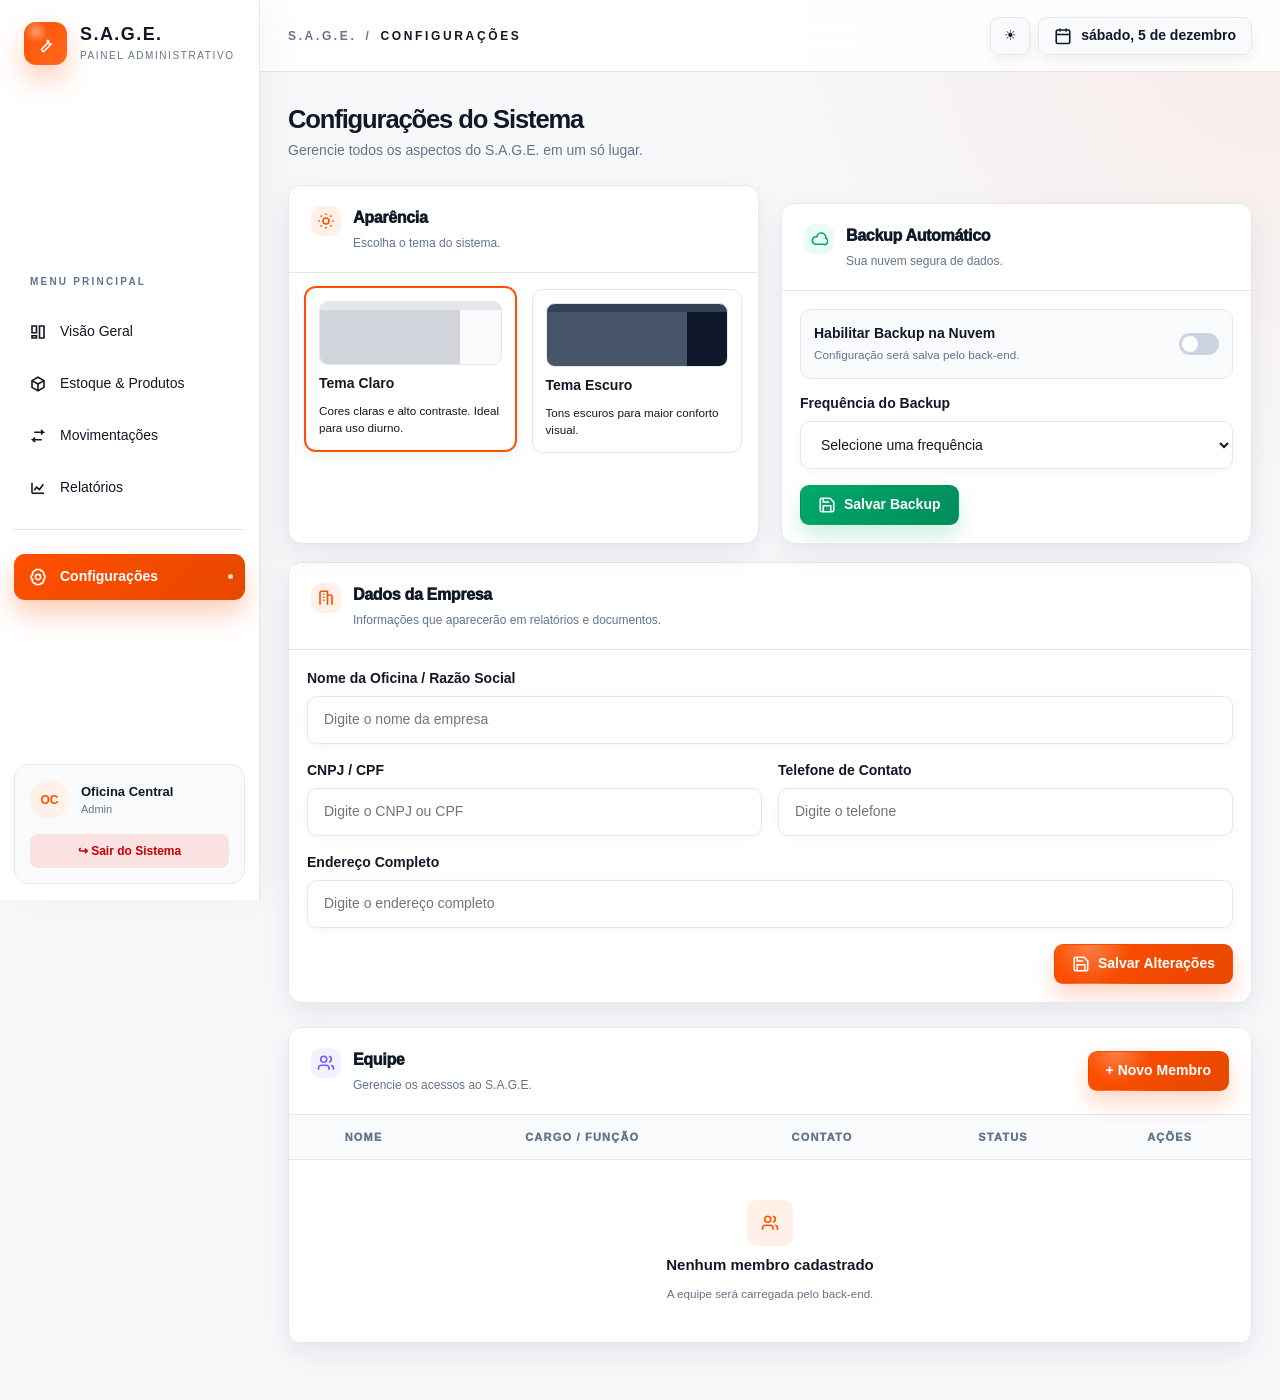
<file: Front-end/configuracoes.html>
<!DOCTYPE html>
<html lang="pt-BR">
<head>
    <meta charset="UTF-8">
<meta name="viewport" content="width=device-width, initial-scale=1.0">
<title>S.A.G.E. | Configurações</title>
<link rel="stylesheet" href="assets/vendor/bootstrap/bootstrap.min.css">
<link rel="stylesheet" href="assets/css/base.css">
<link rel="stylesheet" href="assets/css/layout.css">
<link rel="stylesheet" href="assets/css/components.css">
<link rel="stylesheet" href="assets/css/pages.css">
</head>
<body data-page="configuracoes" data-crumb="CONFIGURAÇÕES">
    <div id="sidebar-root"></div>

    <main class="sage-app">
        <div id="topbar-root"></div>

        <section class="sage-content sage-content-center page-enter">
            <div class="sage-page-title">
    <h1>Configurações do Sistema</h1>
    <p>Gerencie todos os aspectos do S.A.G.E. em um só lugar.</p>
</div>

<div class="settings-grid">
    <article class="sage-panel">
        <header class="sage-panel-header">
            <div class="panel-title">
                <span class="panel-icon panel-icon-orange" data-icon="sun"></span>
                <div>
                    <h2>Aparência</h2>
                    <p>Escolha o tema do sistema.</p>
                </div>
            </div>
        </header>

        <div class="theme-grid">
            <button class="theme-card" data-theme-option="light" type="button">
                <span class="theme-preview theme-preview-light"></span>
                <strong>Tema Claro</strong>
                <small>Cores claras e alto contraste. Ideal para uso diurno.</small>
            </button>

            <button class="theme-card" data-theme-option="dark" type="button">
                <span class="theme-preview theme-preview-dark"></span>
                <strong>Tema Escuro</strong>
                <small>Tons escuros para maior conforto visual.</small>
            </button>
        </div>
    </article>

    <article class="sage-panel">
        <header class="sage-panel-header">
            <div class="panel-title">
                <span class="panel-icon panel-icon-green" data-icon="cloud"></span>
                <div>
                    <h2>Backup Automático</h2>
                    <p>Sua nuvem segura de dados.</p>
                </div>
            </div>
        </header>

        <form class="settings-form" action="/settings/backup" method="post" data-sage-form="backup" novalidate>
            <div class="switch-row">
                <span>
                    <strong>Habilitar Backup na Nuvem</strong>
                    <small>Configuração será salva pelo back-end.</small>
                </span>

                <label class="switch">
                    <input name="backup_enabled" type="checkbox">
                    <span></span>
                </label>
            </div>

            <label class="sage-field">
                <span>Frequência do Backup</span>
                <select name="backup_frequency">
                    <option value="">Selecione uma frequência</option>
                    <option value="daily">Diariamente</option>
                    <option value="weekly">Semanalmente</option>
                    <option value="monthly">Mensalmente</option>
                </select>
            </label>

            <button class="sage-btn sage-btn-success" type="submit">
                <span data-icon="save"></span>
                Salvar Backup
            </button>
            <div class="sage-feedback" data-form-feedback></div>
        </form>
    </article>
</div>

<article class="sage-panel mb-4">
    <header class="sage-panel-header">
        <div class="panel-title">
            <span class="panel-icon panel-icon-orange" data-icon="building"></span>
            <div>
                <h2>Dados da Empresa</h2>
                <p>Informações que aparecerão em relatórios e documentos.</p>
            </div>
        </div>
    </header>

    <form class="company-form" action="/settings/company" method="post" data-sage-form="company" novalidate>
        <label class="sage-field">
            <span>Nome da Oficina / Razão Social</span>
            <input name="company_name" type="text" placeholder="Digite o nome da empresa">
        </label>

        <div class="row g-3">
            <div class="col-md-6">
                <label class="sage-field">
                    <span>CNPJ / CPF</span>
                    <input name="company_document" type="text" placeholder="Digite o CNPJ ou CPF">
                </label>
            </div>

            <div class="col-md-6">
                <label class="sage-field">
                    <span>Telefone de Contato</span>
                    <input name="company_phone" type="text" placeholder="Digite o telefone">
                </label>
            </div>
        </div>

        <label class="sage-field">
            <span>Endereço Completo</span>
            <input name="company_address" type="text" placeholder="Digite o endereço completo">
        </label>

        <div class="d-flex justify-content-end mt-3">
            <button class="sage-btn sage-btn-primary" type="submit">
                <span data-icon="save"></span>
                Salvar Alterações
            </button>
        </div>

        <div class="sage-feedback" data-form-feedback></div>
    </form>
</article>

<article class="sage-panel">
    <header class="sage-panel-header sage-panel-header-between">
        <div class="panel-title">
            <span class="panel-icon panel-icon-purple" data-icon="users"></span>
            <div>
                <h2>Equipe</h2>
                <p>Gerencie os acessos ao S.A.G.E.</p>
            </div>
        </div>

        <button class="sage-btn sage-btn-primary" type="button" data-modal-open="#teamModal">
            + Novo Membro
        </button>
    </header>

    <div class="table-responsive">
        <table class="sage-table">
            <thead>
                <tr>
                    <th>Nome</th>
                    <th>Cargo / Função</th>
                    <th>Contato</th>
                    <th>Status</th>
                    <th>Ações</th>
                </tr>
            </thead>
            <tbody data-team-table></tbody>
        </table>
    </div>
</article>

<div class="sage-modal-layer" id="teamModal" aria-hidden="true">
    <div class="sage-modal-backdrop" data-modal-close></div>

    <form class="sage-modal-dialog" action="/team" method="post" data-sage-form="team" novalidate>
        <header class="sage-modal-header">
            <div class="panel-title">
                <span class="panel-icon panel-icon-purple" data-icon="users"></span>
                <div>
                    <h2>Novo Membro</h2>
                    <p>Cadastre um usuário da equipe.</p>
                </div>
            </div>

            <button class="sage-modal-close" type="button" data-modal-close aria-label="Fechar">×</button>
        </header>

        <div class="sage-modal-body">
            <label class="sage-field">
                <span>Nome</span>
                <input name="name" type="text" placeholder="Digite o nome" required>
                <small class="sage-field-error">Informe o nome.</small>
            </label>

            <label class="sage-field">
                <span>Cargo / Função</span>
                <input name="role" type="text" placeholder="Digite o cargo ou função" required>
                <small class="sage-field-error">Informe o cargo.</small>
            </label>

            <label class="sage-field">
                <span>Contato</span>
                <input name="contact" type="email" placeholder="Digite o e-mail de contato" required>
                <small class="sage-field-error">Informe o contato.</small>
            </label>

            <label class="sage-field">
                <span>Status</span>
                <select name="status">
                    <option value="">Selecione o status</option>
                    <option value="active">Ativo</option>
                    <option value="inactive">Inativo</option>
                </select>
            </label>

            <div class="sage-feedback" data-form-feedback></div>
        </div>

        <footer class="sage-modal-footer">
            <button type="button" class="sage-btn sage-btn-ghost" data-modal-close>Cancelar</button>
            <button type="submit" class="sage-btn sage-btn-primary">
                <span data-icon="save"></span>
                Salvar Membro
            </button>
        </footer>
    </form>
</div>
        </section>
    </main>

    <script src="assets/vendor/bootstrap/bootstrap.bundle.min.js"></script>
<script src="assets/js/core/utils.js"></script>
<script src="assets/js/components/icons.js"></script>
<script src="assets/js/components/sidebar.js"></script>
<script src="assets/js/components/topbar.js"></script>
<script src="assets/js/components/emptyState.js"></script>
<script src="assets/js/components/modal.js"></script>
<script src="assets/js/core/api.js"></script>
<script src="assets/js/core/app.js"></script>
<script src="assets/js/pages/configuracoes.js"></script>
</body>
</html>
</file>
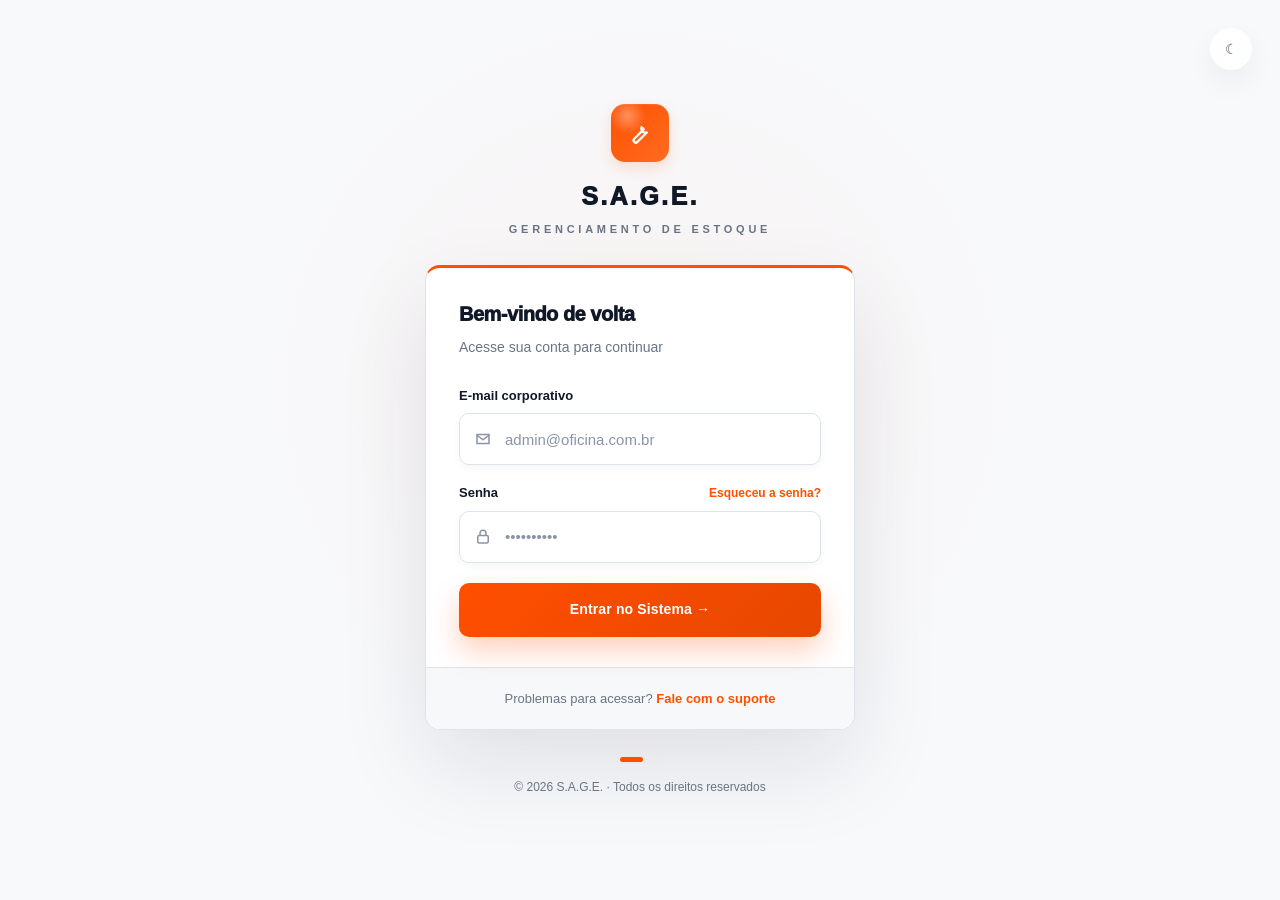
<file: Front-end/login.html>
<?php
include("conexao.php");
?>

<!DOCTYPE html>
<html lang="pt-BR">
<head>
    <meta charset="UTF-8">
<meta name="viewport" content="width=device-width, initial-scale=1.0">
<title>S.A.G.E. | Login</title>
<link rel="stylesheet" href="assets/vendor/bootstrap/bootstrap.min.css">
<link rel="stylesheet" href="assets/css/base.css">
<link rel="stylesheet" href="assets/css/layout.css">
<link rel="stylesheet" href="assets/css/components.css">
<link rel="stylesheet" href="assets/css/pages.css">
<link rel="stylesheet" href="assets/css/auth.css">
</head>
<body class="auth-page">
    <button class="login-theme-toggle" type="button" data-login-theme-toggle aria-label="Alternar tema">
        <span data-login-theme-icon>☾</span>
    </button>

    <main class="login-shell">
        <section class="login-container" aria-labelledby="login-title">
            <header class="login-brand">
                <span class="login-brand-icon" data-login-logo></span>
                <h1 class="login-brand-title">S.A.G.E.</h1>
                <p class="login-brand-subtitle">Gerenciamento de Estoque</p>
            </header>

            <article class="login-card">
                <div class="login-card-body">
                    <h2 class="login-title" id="login-title">Bem-vindo de volta</h2>
                    <p class="login-subtitle">Acesse sua conta para continuar</p>

                    <form id="loginForm" action="/auth/login" method="post" novalidate>
                        <div class="login-field">
                            <label class="login-label" for="email">E-mail corporativo</label>

                            <div class="login-control">
                                <span class="login-control-icon" data-login-email-icon></span>
                                <input class="login-input" id="email" name="email" type="email" placeholder="admin@oficina.com.br" autocomplete="email" required>
                            </div>
                        </div>

                        <div class="login-field">
                            <div class="login-label-row">
                                <label class="login-label" for="password">Senha</label>
                                <button class="login-field-link" type="button" aria-label="Recuperar senha">
                                    Esqueceu a senha?
                                </button>
                            </div>

                            <div class="login-control">
                                <span class="login-control-icon" data-login-lock-icon></span>
                                <input class="login-input" id="password" name="password" type="password" placeholder="••••••••••" autocomplete="current-password" required>
                            </div>
                        </div>

                        <button class="login-submit" type="submit">
                            Entrar no Sistema →
                        </button>

                        <div class="login-feedback" data-login-feedback></div>
                    </form>
                </div>

                <footer class="login-card-footer">
                    <span>Problemas para acessar? <span class="login-footer-link">Fale com o suporte</span></span>
                </footer>
            </article>

            <div class="login-progress" aria-hidden="true">
                <span class="login-progress-dot is-active"></span>
                <span class="login-progress-dot"></span>
            </div>

            <p class="login-copy">© 2026 S.A.G.E. · Todos os direitos reservados</p>
        </section>
    </main>

    <script src="assets/vendor/bootstrap/bootstrap.bundle.min.js"></script>
    <script src="assets/js/core/utils.js"></script>
    <script src="assets/js/components/icons.js"></script>
    <script src="assets/js/core/api.js"></script>
    <script src="assets/js/pages/login.js"></script>
</body>
</html>
</file>
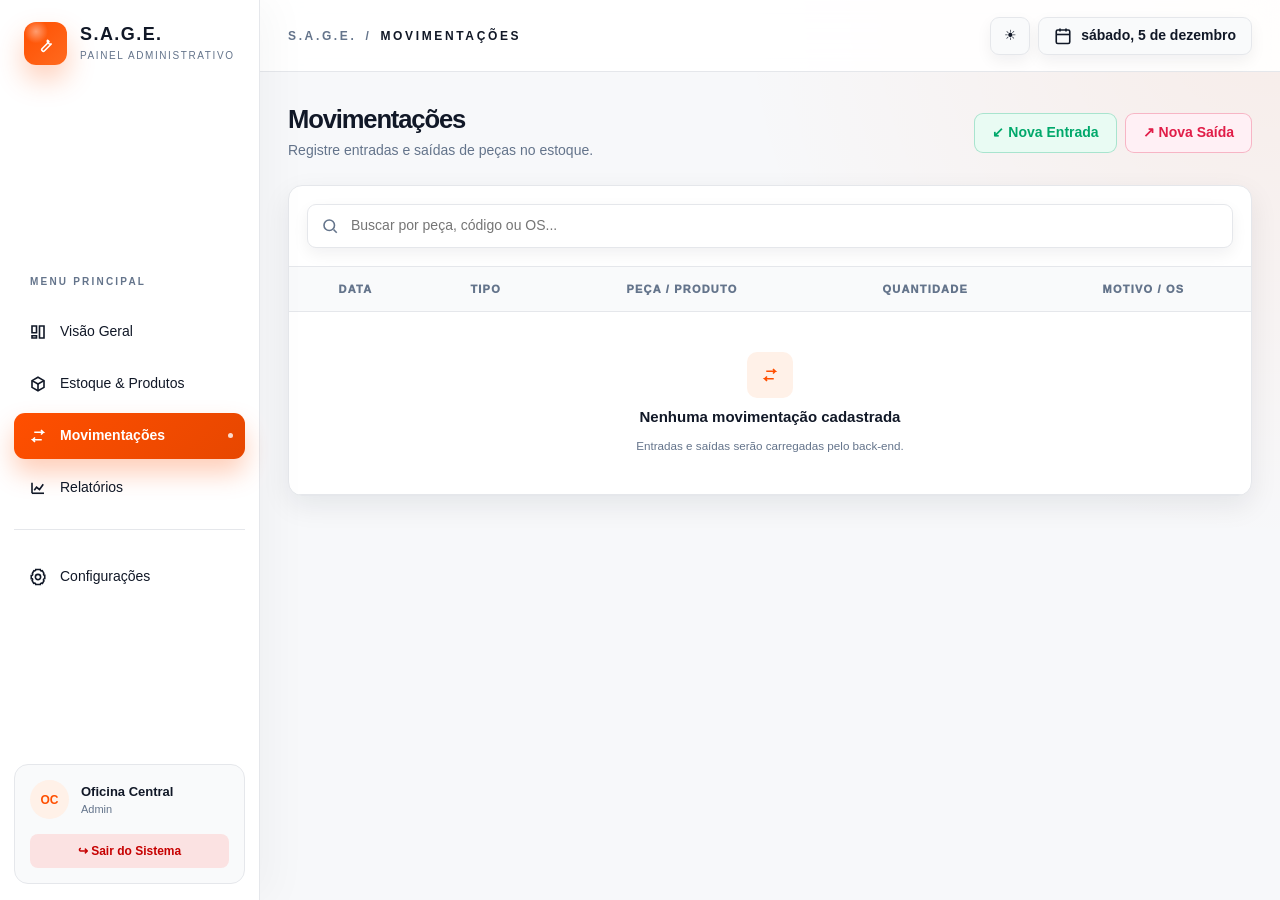
<file: Front-end/movimentacoes.html>
<!DOCTYPE html>
<html lang="pt-BR">
<head>
    <meta charset="UTF-8">
<meta name="viewport" content="width=device-width, initial-scale=1.0">
<title>S.A.G.E. | Movimentações</title>
<link rel="stylesheet" href="assets/vendor/bootstrap/bootstrap.min.css">
<link rel="stylesheet" href="assets/css/base.css">
<link rel="stylesheet" href="assets/css/layout.css">
<link rel="stylesheet" href="assets/css/components.css">
<link rel="stylesheet" href="assets/css/pages.css">
</head>
<body data-page="movimentacoes" data-crumb="MOVIMENTAÇÕES">
    <div id="sidebar-root"></div>

    <main class="sage-app">
        <div id="topbar-root"></div>

        <section class="sage-content sage-content-center page-enter">
            <div class="sage-page-title sage-page-title-row">
    <div>
        <h1>Movimentações</h1>
        <p>Registre entradas e saídas de peças no estoque.</p>
    </div>

    <div class="d-flex gap-2 flex-wrap">
        <button class="sage-btn sage-btn-success-soft" type="button" data-modal-open="#entryModal">
            ↙ Nova Entrada
        </button>

        <button class="sage-btn sage-btn-danger-soft" type="button" data-modal-open="#exitModal">
            ↗ Nova Saída
        </button>
    </div>
</div>

<article class="sage-panel">
    <div class="sage-toolbar">
        <label class="sage-search">
            <span data-icon="search"></span>
            <input type="search" data-empty-search="[data-movements-table]" placeholder="Buscar por peça, código ou OS...">
        </label>
    </div>

    <div class="table-responsive">
        <table class="sage-table">
            <thead>
                <tr>
                    <th>Data</th>
                    <th>Tipo</th>
                    <th>Peça / Produto</th>
                    <th>Quantidade</th>
                    <th>Motivo / OS</th>
                </tr>
            </thead>
            <tbody data-movements-table data-colspan="5"></tbody>
        </table>
    </div>
</article>

<div class="sage-modal-layer" id="entryModal" aria-hidden="true">
    <div class="sage-modal-backdrop" data-modal-close></div>

    <form class="sage-modal-dialog" action="/movements/entry" method="post" data-sage-form="entry" novalidate>
        <header class="sage-modal-header sage-modal-header-success">
            <div class="panel-title">
                <span class="panel-icon panel-icon-green" data-icon="entry"></span>
                <div>
                    <h2>Nova Entrada de Estoque</h2>
                    <p>Preencha os detalhes da movimentação.</p>
                </div>
            </div>

            <button class="sage-modal-close" type="button" data-modal-close aria-label="Fechar">×</button>
        </header>

        <div class="sage-modal-body">
            <label class="sage-field">
                <span>Selecione a Peça</span>
                <div class="sage-select-shell">
                    <span data-icon="box"></span>
                    <select name="part_id" data-part-select>
                        <option value="">Escolha uma peça do inventário...</option>
                    </select>
                </div>
            </label>

            <div class="sage-form-grid-2">
                <label class="sage-field">
                    <span>Quantidade</span>
                    <input name="quantity" type="number" min="1" placeholder="Ex: 2" required>
                    <small class="sage-field-error">Informe uma quantidade válida.</small>
                </label>

                <label class="sage-field">
                    <span>Data</span>
                    <input name="movement_date" type="date" required>
                    <small class="sage-field-error">Informe a data.</small>
                </label>
            </div>

            <label class="sage-field">
                <span>Motivo da Entrada</span>
                <input name="reason" type="text" placeholder="Ex: Compra do fornecedor X (NF: 1234)" required>
                <small class="sage-field-error">Informe o motivo da entrada.</small>
            </label>

            <label class="sage-field">
                <span>Fornecedor (Opcional)</span>
                <input name="supplier" type="text" placeholder="Ex: Auto Peças Brasil">
            </label>

            <div class="sage-feedback" data-form-feedback></div>
        </div>

        <footer class="sage-modal-footer">
            <button type="button" class="sage-btn sage-btn-ghost" data-modal-close>Cancelar</button>
            <button type="submit" class="sage-btn sage-btn-primary">
                <span data-icon="save"></span>
                Confirmar Entrada
            </button>
        </footer>
    </form>
</div>

<div class="sage-modal-layer" id="exitModal" aria-hidden="true">
    <div class="sage-modal-backdrop" data-modal-close></div>

    <form class="sage-modal-dialog" action="/movements/exit" method="post" data-sage-form="exit" novalidate>
        <header class="sage-modal-header sage-modal-header-danger">
            <div class="panel-title">
                <span class="panel-icon panel-icon-danger" data-icon="exit"></span>
                <div>
                    <h2>Nova Saída de Estoque</h2>
                    <p>Preencha os detalhes da movimentação.</p>
                </div>
            </div>

            <button class="sage-modal-close" type="button" data-modal-close aria-label="Fechar">×</button>
        </header>

        <div class="sage-modal-body">
            <label class="sage-field">
                <span>Selecione a Peça</span>
                <div class="sage-select-shell">
                    <span data-icon="box"></span>
                    <select name="part_id" data-part-select>
                        <option value="">Escolha uma peça do inventário...</option>
                    </select>
                </div>
            </label>

            <div class="sage-form-grid-2">
                <label class="sage-field">
                    <span>Quantidade</span>
                    <input name="quantity" type="number" min="1" placeholder="Ex: 2" required>
                    <small class="sage-field-error">Informe uma quantidade válida.</small>
                </label>

                <label class="sage-field">
                    <span>Data</span>
                    <input name="movement_date" type="date" required>
                    <small class="sage-field-error">Informe a data.</small>
                </label>
            </div>

            <label class="sage-field">
                <span>Descrição do Serviço / Motivo</span>
                <input name="reason" type="text" placeholder="Ex: Troca de óleo e filtro" required>
                <small class="sage-field-error">Informe o motivo da saída.</small>
            </label>

            <label class="sage-field">
                <span>Ordem de Serviço (OS)</span>
                <input name="service_order" type="text" placeholder="Ex: 1052">
            </label>

            <div class="sage-feedback" data-form-feedback></div>
        </div>

        <footer class="sage-modal-footer">
            <button type="button" class="sage-btn sage-btn-ghost" data-modal-close>Cancelar</button>
            <button type="submit" class="sage-btn sage-btn-primary">
                <span data-icon="save"></span>
                Confirmar Saída
            </button>
        </footer>
    </form>
</div>
        </section>
    </main>

    <script src="assets/vendor/bootstrap/bootstrap.bundle.min.js"></script>
<script src="assets/js/core/utils.js"></script>
<script src="assets/js/components/icons.js"></script>
<script src="assets/js/components/sidebar.js"></script>
<script src="assets/js/components/topbar.js"></script>
<script src="assets/js/components/emptyState.js"></script>
<script src="assets/js/components/modal.js"></script>
<script src="assets/js/core/api.js"></script>
<script src="assets/js/core/app.js"></script>
<script src="assets/js/pages/movimentacoes.js"></script>
</body>
</html>
</file>
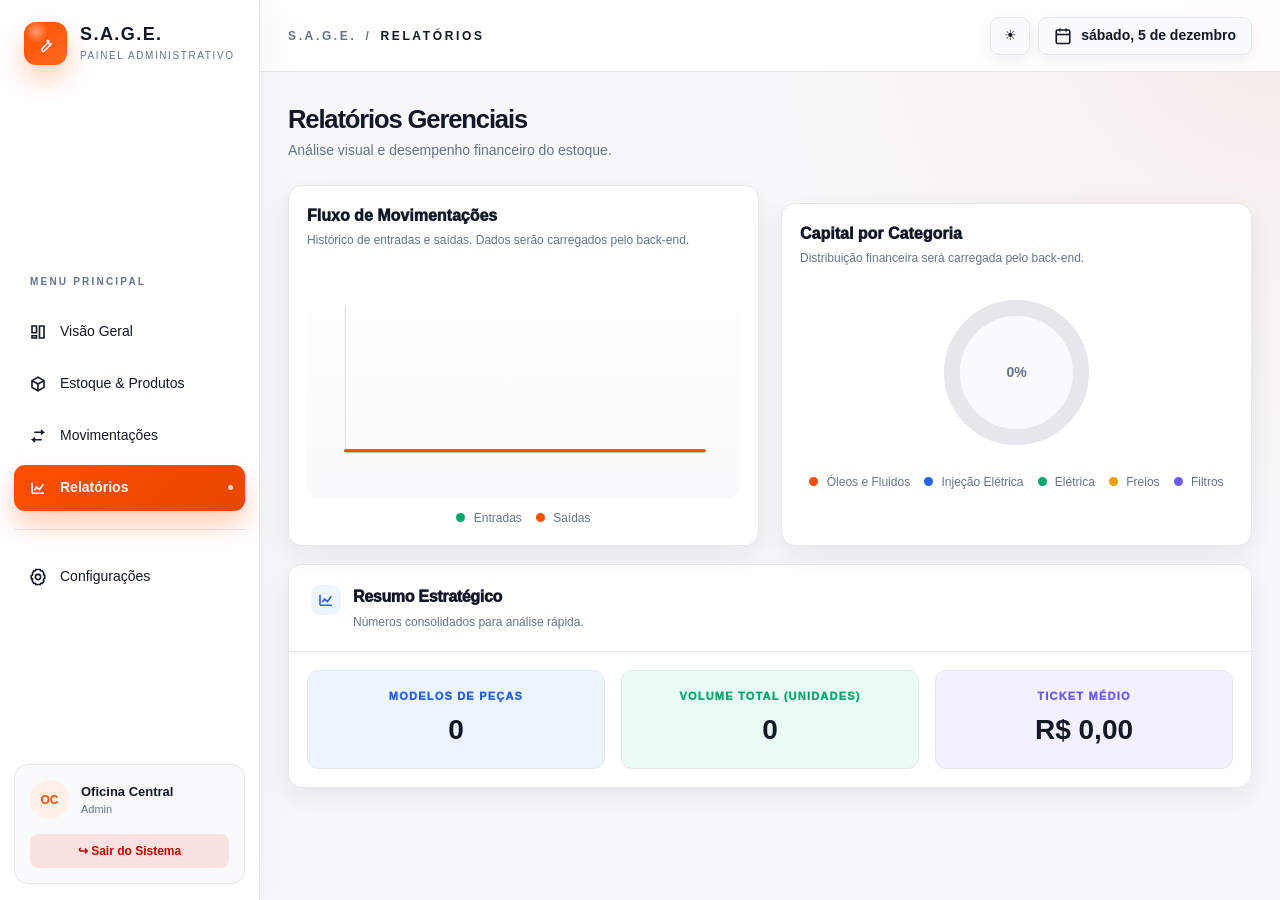
<file: Front-end/relatorios.html>
<!DOCTYPE html>
<html lang="pt-BR">
<head>
    <meta charset="UTF-8">
<meta name="viewport" content="width=device-width, initial-scale=1.0">
<title>S.A.G.E. | Relatórios</title>
<link rel="stylesheet" href="assets/vendor/bootstrap/bootstrap.min.css">
<link rel="stylesheet" href="assets/css/base.css">
<link rel="stylesheet" href="assets/css/layout.css">
<link rel="stylesheet" href="assets/css/components.css">
<link rel="stylesheet" href="assets/css/pages.css">
</head>
<body data-page="relatorios" data-crumb="RELATÓRIOS">
    <div id="sidebar-root"></div>

    <main class="sage-app">
        <div id="topbar-root"></div>

        <section class="sage-content sage-content-center page-enter">
            <div class="sage-page-title">
    <h1>Relatórios Gerenciais</h1>
    <p>Análise visual e desempenho financeiro do estoque.</p>
</div>

<div class="reports-grid">
    <article class="sage-panel report-card">
        <h2>Fluxo de Movimentações</h2>
        <p>Histórico de entradas e saídas. Dados serão carregados pelo back-end.</p>
        <div id="movement-chart-root"></div>
    </article>

    <article class="sage-panel report-card">
        <h2>Capital por Categoria</h2>
        <p>Distribuição financeira será carregada pelo back-end.</p>
        <div id="capital-chart-root"></div>
    </article>
</div>

<article class="sage-panel">
    <header class="sage-panel-header">
        <div class="panel-title">
            <span class="panel-icon panel-icon-blue" data-icon="chart"></span>
            <div>
                <h2>Resumo Estratégico</h2>
                <p>Números consolidados para análise rápida.</p>
            </div>
        </div>
    </header>

    <div class="summary-grid">
        <div class="summary-card summary-blue">
            <span>Modelos de Peças</span>
            <strong data-report-models>0</strong>
        </div>

        <div class="summary-card summary-green">
            <span>Volume Total (Unidades)</span>
            <strong data-report-volume>0</strong>
        </div>

        <div class="summary-card summary-purple">
            <span>Ticket Médio</span>
            <strong data-report-ticket>R$ 0,00</strong>
        </div>
    </div>
</article>
        </section>
    </main>

    <script src="assets/vendor/bootstrap/bootstrap.bundle.min.js"></script>
<script src="assets/js/core/utils.js"></script>
<script src="assets/js/components/icons.js"></script>
<script src="assets/js/components/sidebar.js"></script>
<script src="assets/js/components/topbar.js"></script>
<script src="assets/js/components/emptyState.js"></script>
<script src="assets/js/components/modal.js"></script>
<script src="assets/js/components/charts.js"></script>
<script src="assets/js/core/api.js"></script>
<script src="assets/js/core/app.js"></script>
<script src="assets/js/pages/relatorios.js"></script>
</body>
</html>
</file>
<file: Front-end/assets/css/base.css>
:root {
    --sage-orange: #ff4f00;
    --sage-orange-600: #e74700;
    --sage-orange-700: #c93e00;
    --sage-orange-soft: #fff1e8;

    --sage-green: #00a86b;
    --sage-green-600: #008d5a;
    --sage-green-soft: #e9fbf3;

    --sage-red: #e11d48;
    --sage-red-600: #be123c;
    --sage-red-soft: #fff0f5;

    --sage-blue: #2563eb;
    --sage-blue-soft: #edf5ff;

    --sage-purple: #6d5dfc;
    --sage-purple-soft: #f3f1ff;

    --sage-yellow: #f59e0b;
    --sage-yellow-soft: #fff7df;

    --sage-bg: #f7f8fa;
    --sage-surface: #ffffff;
    --sage-surface-soft: #f9fafb;
    --sage-text: #111827;
    --sage-muted: #64748b;
    --sage-subtle: #94a3b8;
    --sage-line: #e5e7eb;

    --sage-radius: 14px;
    --sage-radius-sm: 10px;
    --sage-radius-lg: 22px;
    --sage-shadow: 0 10px 28px rgba(15, 23, 42, .08);
    --sage-shadow-hover: 0 18px 46px rgba(15, 23, 42, .12);
    --sage-shadow-soft: 0 6px 16px rgba(15, 23, 42, .06);

    --sidebar-width: 260px;
}

[data-theme="dark"] {
    --sage-bg: #0f172a;
    --sage-surface: #111827;
    --sage-surface-soft: #182235;
    --sage-text: #f8fafc;
    --sage-muted: #a9b5c7;
    --sage-subtle: #718096;
    --sage-line: #273247;

    --sage-orange-soft: rgba(255, 79, 0, .14);
    --sage-green-soft: rgba(0, 168, 107, .14);
    --sage-red-soft: rgba(225, 29, 72, .16);
    --sage-blue-soft: rgba(37, 99, 235, .18);
    --sage-purple-soft: rgba(109, 93, 252, .18);
    --sage-yellow-soft: rgba(245, 158, 11, .16);

    --sage-shadow: 0 16px 38px rgba(0, 0, 0, .35);
    --sage-shadow-hover: 0 22px 50px rgba(0, 0, 0, .45);
    --sage-shadow-soft: 0 8px 22px rgba(0, 0, 0, .22);
}

html,
body {
    min-height: 100%;
    overflow-x: hidden;
}

body {
    color: var(--sage-text);
    background:
        radial-gradient(circle at top right, rgba(255, 79, 0, .07), transparent 34rem),
        var(--sage-bg);
    font-family: Inter, "Segoe UI", Roboto, Arial, sans-serif;
    font-size: 14px;
    -webkit-font-smoothing: antialiased;
}

button,
input,
select,
textarea {
    font-family: inherit;
}

::selection {
    color: #fff;
    background: var(--sage-orange);
}

:focus-visible {
    outline: 3px solid color-mix(in srgb, var(--sage-orange) 32%, transparent);
    outline-offset: 3px;
}

svg {
    width: 18px;
    height: 18px;
    stroke-width: 2.15;
}
</file>
<file: Front-end/assets/css/layout.css>
.sage-sidebar {
    position: fixed;
    inset: 0 auto 0 0;
    width: var(--sidebar-width);
    height: 100vh;
    padding: 22px 14px 16px;
    display: flex;
    flex-direction: column;
    justify-content: space-between;
    background: color-mix(in srgb, var(--sage-surface) 94%, transparent);
    border-right: 1px solid var(--sage-line);
    backdrop-filter: blur(18px);
    box-shadow: 12px 0 40px rgba(15, 23, 42, .035);
    z-index: 50;
}

.sage-brand {
    display: flex;
    align-items: center;
    gap: 13px;
    padding: 0 10px 30px;
}

.sage-brand-icon {
    width: 43px;
    height: 43px;
    display: grid;
    place-items: center;
    flex: 0 0 auto;
    border-radius: 12px;
    color: #fff;
    background:
        radial-gradient(circle at 28% 22%, rgba(255, 255, 255, .42), transparent 26%),
        linear-gradient(135deg, var(--sage-orange), #ff6a1f);
    box-shadow: 0 14px 28px rgba(255, 79, 0, .28);
}

.sage-brand strong {
    display: block;
    font-size: 18px;
    line-height: 1;
    letter-spacing: .08em;
}

.sage-brand small {
    display: block;
    margin-top: 5px;
    color: var(--sage-muted);
    font-size: 10px;
    letter-spacing: .16em;
    text-transform: uppercase;
}

.sage-menu {
    display: grid;
    gap: 6px;
}

.sage-menu-label {
    padding: 14px 16px;
    color: var(--sage-muted);
    font-size: 10px;
    font-weight: 850;
    letter-spacing: .22em;
    text-transform: uppercase;
}

.sage-menu-divider {
    height: 1px;
    margin: 12px 0 18px;
    background: var(--sage-line);
}

.sage-menu-link {
    position: relative;
    min-height: 46px;
    padding: 0 15px;
    display: flex;
    align-items: center;
    gap: 13px;
    border-radius: 11px;
    color: var(--sage-text);
    font-size: 14px;
    transition: transform .18s ease, background .18s ease, box-shadow .18s ease;
}

.sage-menu-link:hover {
    transform: translateX(3px);
    background: var(--sage-surface-soft);
}

.sage-menu-link.active {
    color: #fff;
    background: linear-gradient(135deg, var(--sage-orange), var(--sage-orange-600));
    box-shadow: 0 14px 26px rgba(255, 79, 0, .28);
    font-weight: 850;
}

.sage-menu-link.active::after {
    content: "";
    position: absolute;
    right: 12px;
    width: 5px;
    height: 5px;
    border-radius: 999px;
    background: rgba(255, 255, 255, .8);
}

.sage-menu-link svg {
    flex: 0 0 auto;
}

.sage-user-card {
    padding: 15px;
    border: 1px solid var(--sage-line);
    border-radius: var(--sage-radius);
    background: var(--sage-surface-soft);
}

.sage-user {
    display: flex;
    align-items: center;
    gap: 12px;
    margin-bottom: 15px;
}

.sage-user-avatar {
    width: 39px;
    height: 39px;
    display: grid;
    place-items: center;
    border-radius: 999px;
    color: var(--sage-orange);
    background: var(--sage-orange-soft);
    font-size: 12px;
    font-weight: 900;
}

.sage-user strong {
    display: block;
    font-size: 13px;
}

.sage-user small {
    display: block;
    color: var(--sage-muted);
    font-size: 11px;
}

.sage-logout {
    width: 100%;
    height: 34px;
    display: grid;
    place-items: center;
    border-radius: 8px;
    color: #c60000;
    background: #fbe2e2;
    font-size: 12px;
    font-weight: 850;
}

[data-theme="dark"] .sage-logout {
    color: #ff98ad;
    background: rgba(225, 29, 72, .14);
}

.sage-app {
    min-height: 100vh;
    margin-left: var(--sidebar-width);
}

.sage-topbar {
    position: sticky;
    top: 0;
    min-height: 72px;
    padding: 0 28px;
    display: flex;
    align-items: center;
    justify-content: space-between;
    background: color-mix(in srgb, var(--sage-surface) 90%, transparent);
    border-bottom: 1px solid var(--sage-line);
    backdrop-filter: blur(18px);
    z-index: 40;
}

.sage-breadcrumb {
    display: flex;
    align-items: center;
    gap: 9px;
    color: var(--sage-muted);
    font-size: 12px;
    font-weight: 850;
    letter-spacing: .22em;
    text-transform: uppercase;
}

.sage-breadcrumb strong {
    color: var(--sage-text);
}

.sage-top-actions {
    display: flex;
    align-items: center;
    gap: 8px;
}

.date-pill,
.theme-toggle {
    min-height: 38px;
    border: 1px solid var(--sage-line);
    border-radius: 9px;
    background: var(--sage-surface-soft);
    box-shadow: var(--sage-shadow-soft);
}

.date-pill {
    padding: 0 15px;
    display: flex;
    align-items: center;
    gap: 9px;
    text-transform: lowercase;
}

.theme-toggle {
    width: 40px;
    color: var(--sage-text);
    transition: transform .18s ease, background .18s ease;
}

.theme-toggle:hover {
    transform: translateY(-1px);
    background: var(--sage-orange-soft);
}

.sage-content {
    width: min(100%, 1090px);
    max-width: 1090px;
    padding: 33px 28px 56px;
}

.sage-content-center {
    margin-inline: auto;
}

.sage-page-title {
    max-width: 760px;
    margin-bottom: 24px;
}

.sage-page-title-row {
    max-width: none;
    display: flex;
    align-items: center;
    justify-content: space-between;
    gap: 18px;
}

.sage-page-title h1 {
    margin: 0 0 6px;
    font-size: clamp(24px, 2vw, 31px);
    line-height: 1.12;
    letter-spacing: -.045em;
}

.sage-page-title p {
    margin: 0;
    color: var(--sage-muted);
}

@media (max-width: 992px) {
    .sage-sidebar {
        position: static;
        width: 100%;
        height: auto;
    }

    .sage-app {
        margin-left: 0;
    }

    .sage-topbar,
    .sage-page-title-row {
        align-items: flex-start;
        flex-direction: column;
    }

    .sage-topbar {
        position: static;
        padding-block: 18px;
        gap: 16px;
    }

    .sage-content {
        width: 100%;
        max-width: 100%;
        padding: 26px 18px 42px;
    }
}
</file>
<file: Front-end/assets/css/components.css>
.sage-btn {
    min-height: 40px;
    padding: 0 17px;
    display: inline-flex;
    align-items: center;
    justify-content: center;
    gap: 8px;
    border: 1px solid transparent;
    border-radius: 9px;
    font-weight: 850;
    transition: transform .18s ease, box-shadow .18s ease, filter .18s ease, border-color .18s ease;
}

.sage-btn:hover {
    transform: translateY(-1px);
}

.sage-btn-primary {
    color: #fff;
    background:
        radial-gradient(circle at 20% 0%, rgba(255, 255, 255, .28), transparent 28%),
        linear-gradient(135deg, var(--sage-orange), var(--sage-orange-600));
    box-shadow: 0 12px 22px rgba(255, 79, 0, .23);
}

.sage-btn-success {
    color: #fff;
    background: linear-gradient(135deg, var(--sage-green), var(--sage-green-600));
    box-shadow: 0 12px 22px rgba(0, 168, 107, .18);
}

.sage-btn-ghost {
    color: var(--sage-text);
    background: var(--sage-surface);
    border-color: var(--sage-line);
}

.sage-btn-success-soft {
    color: var(--sage-green);
    background: var(--sage-green-soft);
    border-color: color-mix(in srgb, var(--sage-green) 28%, transparent);
}

.sage-btn-danger-soft {
    color: var(--sage-red);
    background: var(--sage-red-soft);
    border-color: color-mix(in srgb, var(--sage-red) 28%, transparent);
}

.sage-panel {
    min-width: 0;
    overflow: hidden;
    border: 1px solid var(--sage-line);
    border-radius: var(--sage-radius);
    background: var(--sage-surface);
    box-shadow: var(--sage-shadow);
}

.sage-panel + .sage-panel {
    margin-top: 18px;
}

.sage-panel-header {
    min-height: 80px;
    padding: 20px 22px;
    display: flex;
    align-items: center;
    border-bottom: 1px solid var(--sage-line);
    background: color-mix(in srgb, var(--sage-surface) 96%, var(--sage-surface-soft));
}

.sage-panel-header-between {
    justify-content: space-between;
    gap: 16px;
}

.sage-panel-header-soft {
    background: linear-gradient(135deg, var(--sage-purple-soft), color-mix(in srgb, var(--sage-purple-soft) 38%, var(--sage-surface)));
}

.panel-title {
    display: flex;
    align-items: flex-start;
    gap: 12px;
}

.panel-title h2 {
    margin: 0 0 4px;
    font-size: 16px;
    font-weight: 950;
    letter-spacing: -.02em;
}

.panel-title p {
    margin: 0;
    color: var(--sage-muted);
    font-size: 12px;
}

.panel-icon,
.metric-icon,
.empty-state-icon {
    display: grid;
    place-items: center;
    flex: 0 0 auto;
    border-radius: 10px;
    font-size: 0;
}

.panel-icon {
    width: 30px;
    height: 30px;
}

.metric-icon {
    width: 43px;
    height: 43px;
}

.empty-state-icon {
    width: 46px;
    height: 46px;
}

.icon-orange,
.panel-icon-orange,
.metric-icon-orange {
    color: var(--sage-orange);
    background: var(--sage-orange-soft);
}

.icon-blue,
.panel-icon-blue,
.metric-icon-blue {
    color: var(--sage-blue);
    background: var(--sage-blue-soft);
}

.icon-green,
.panel-icon-green,
.metric-icon-green {
    color: var(--sage-green);
    background: var(--sage-green-soft);
}

.icon-danger,
.panel-icon-danger {
    color: var(--sage-red);
    background: var(--sage-red-soft);
}

.icon-purple,
.panel-icon-purple,
.metric-icon-purple {
    color: var(--sage-purple);
    background: var(--sage-purple-soft);
}

.sage-toolbar {
    min-height: 78px;
    padding: 18px;
    display: flex;
    align-items: center;
    justify-content: space-between;
    flex-wrap: wrap;
    gap: 16px;
    border-bottom: 1px solid var(--sage-line);
}

.sage-search {
    flex: 1 1 360px;
    width: min(100%, 405px);
    height: 44px;
    padding: 0 13px;
    display: flex;
    align-items: center;
    gap: 10px;
    color: var(--sage-muted);
    background: var(--sage-surface);
    border: 1px solid var(--sage-line);
    border-radius: 9px;
    box-shadow: var(--sage-shadow-soft);
}

.sage-search:focus-within {
    border-color: var(--sage-orange);
    box-shadow: 0 0 0 4px color-mix(in srgb, var(--sage-orange) 12%, transparent);
}

.sage-search input {
    width: 100%;
    border: 0;
    outline: 0;
    color: var(--sage-text);
    background: transparent;
}

.toolbar-count {
    margin-left: auto;
    color: var(--sage-muted);
}

.sage-table {
    min-width: 760px;
    color: var(--sage-text);
}

.sage-table thead th {
    padding: 14px 22px;
    color: var(--sage-muted);
    background: var(--sage-surface-soft);
    border-bottom: 1px solid var(--sage-line);
    font-size: 11px;
    font-weight: 950;
    letter-spacing: .11em;
    text-transform: uppercase;
    white-space: nowrap;
}

.sage-table tbody td {
    min-height: 64px;
    padding: 16px 22px;
    border-bottom: 1px solid var(--sage-line);
    white-space: nowrap;
}

.empty-row td {
    white-space: normal;
}

.empty-state-card {
    min-height: 150px;
    padding: 18px;
    display: grid;
    place-items: center;
    align-content: center;
    gap: 8px;
    text-align: center;
    color: var(--sage-muted);
}

.empty-state-card strong {
    color: var(--sage-text);
    font-size: 15px;
}

.empty-state-card small {
    max-width: 340px;
    line-height: 1.5;
}

.badge-sage {
    width: max-content;
    padding: 5px 10px;
    display: inline-flex;
    border-radius: 999px;
    font-size: 11px;
    font-weight: 900;
    line-height: 1;
}

.badge-neutral {
    color: var(--sage-muted);
    background: var(--sage-surface-soft);
    border: 1px solid var(--sage-line);
}

.badge-success {
    color: var(--sage-green);
    background: var(--sage-green-soft);
    border: 1px solid color-mix(in srgb, var(--sage-green) 25%, transparent);
}

.badge-danger {
    color: var(--sage-red);
    background: var(--sage-red-soft);
    border: 1px solid color-mix(in srgb, var(--sage-red) 25%, transparent);
}

.sage-field {
    display: grid;
    gap: 7px;
    margin-bottom: 16px;
}

.sage-field span,
.sage-field label {
    color: var(--sage-text);
    font-size: 14px;
    font-weight: 850;
}

.sage-field input,
.sage-field select,
.sage-field textarea {
    width: 100%;
    min-height: 48px;
    padding: 0 16px;
    color: var(--sage-text);
    background: var(--sage-surface);
    border: 1px solid var(--sage-line);
    border-radius: 10px;
    outline: 0;
    box-shadow: 0 2px 8px rgba(15, 23, 42, .04);
    transition: .16s ease;
}

.sage-field textarea {
    min-height: 104px;
    padding-top: 13px;
    resize: vertical;
}

.sage-field input:focus,
.sage-field select:focus,
.sage-field textarea:focus {
    border-color: var(--sage-orange);
    box-shadow: 0 0 0 4px color-mix(in srgb, var(--sage-orange) 13%, transparent);
}

.sage-field.is-invalid input,
.sage-field.is-invalid select,
.sage-field.is-invalid textarea {
    border-color: var(--sage-red);
    box-shadow: 0 0 0 4px color-mix(in srgb, var(--sage-red) 13%, transparent);
}

.sage-field-error {
    display: none;
    color: var(--sage-red);
    font-size: 12px;
    font-weight: 750;
}

.sage-field.is-invalid .sage-field-error {
    display: block;
}

.form-section {
    display: flex;
    align-items: center;
    gap: 8px;
    margin: 22px 0 14px;
    padding-bottom: 11px;
    border-bottom: 1px solid var(--sage-line);
    font-size: 12px;
    font-weight: 950;
    letter-spacing: .12em;
    text-transform: uppercase;
}

.form-section::before {
    content: "◇";
    color: var(--sage-orange);
}

.form-section-money::before {
    content: "$";
    color: var(--sage-green);
}

.form-section-location::before {
    content: "⌖";
    color: var(--sage-purple);
}

.sage-form-grid-2,
.sage-form-grid-3 {
    display: grid;
    gap: 14px;
}

.sage-form-grid-2 {
    grid-template-columns: repeat(2, minmax(0, 1fr));
}

.sage-form-grid-3 {
    grid-template-columns: repeat(3, minmax(0, 1fr));
}

.sage-field-with-prefix {
    position: relative;
}

.sage-field-with-prefix input {
    padding-left: 44px;
}

.sage-field-prefix {
    position: absolute;
    left: 15px;
    bottom: 14px;
    color: var(--sage-green);
    font-weight: 850;
    pointer-events: none;
}

.sage-select-shell {
    position: relative;
}

.sage-select-shell svg {
    position: absolute;
    left: 15px;
    top: 50%;
    transform: translateY(-50%);
    color: var(--sage-muted);
    pointer-events: none;
}

.sage-select-shell select {
    padding-left: 46px;
}

.sage-feedback {
    display: none;
    margin-top: 14px;
    padding: 12px 14px;
    border-radius: 12px;
    color: var(--sage-muted);
    background: var(--sage-surface-soft);
    border: 1px solid var(--sage-line);
}

.sage-feedback.active {
    display: block;
}

.sage-feedback.success {
    color: var(--sage-green);
    background: var(--sage-green-soft);
    border-color: color-mix(in srgb, var(--sage-green) 25%, transparent);
}

.sage-feedback.warning {
    color: var(--sage-orange);
    background: var(--sage-orange-soft);
    border-color: color-mix(in srgb, var(--sage-orange) 25%, transparent);
}

/* Modal próprio do projeto */
.sage-modal-layer {
    position: fixed;
    inset: 0;
    z-index: 3000;
    display: none;
    align-items: center;
    justify-content: center;
    padding: 22px;
}

.sage-modal-layer.is-open {
    display: flex;
}

.sage-modal-backdrop {
    position: absolute;
    inset: 0;
    background: rgba(2, 6, 23, .68);
    backdrop-filter: blur(2px);
    z-index: 0;
}

.sage-modal-dialog {
    position: relative;
    z-index: 1;
    width: min(100%, 520px);
    max-height: calc(100vh - 44px);
    display: flex;
    flex-direction: column;
    overflow: hidden;
    border: 1px solid color-mix(in srgb, var(--sage-line) 82%, transparent);
    border-radius: 18px;
    background: var(--sage-surface);
    box-shadow: 0 34px 90px rgba(2, 6, 23, .34);
    animation: modal-in .2s cubic-bezier(.2, .8, .2, 1) both;
}

.sage-modal-dialog.modal-lg {
    width: min(100%, 720px);
}

.sage-modal-header {
    min-height: 84px;
    padding: 22px 30px;
    display: flex;
    align-items: center;
    justify-content: space-between;
    border-bottom: 1px solid var(--sage-line);
    background: color-mix(in srgb, var(--sage-surface) 95%, var(--sage-surface-soft));
}

.sage-modal-header-success {
    background: linear-gradient(135deg, var(--sage-green-soft), color-mix(in srgb, var(--sage-green-soft) 45%, var(--sage-surface)));
}

.sage-modal-header-danger {
    background: linear-gradient(135deg, var(--sage-red-soft), color-mix(in srgb, var(--sage-red-soft) 45%, var(--sage-surface)));
}

.sage-modal-close {
    width: 34px;
    height: 34px;
    display: grid;
    place-items: center;
    border: 0;
    border-radius: 10px;
    color: var(--sage-text);
    background: transparent;
    font-size: 24px;
    line-height: 1;
}

.sage-modal-close:hover {
    background: var(--sage-surface-soft);
}

.sage-modal-body {
    padding: 26px 32px 22px;
    overflow-y: auto;
}

.sage-modal-footer {
    padding: 22px 32px;
    display: flex;
    justify-content: flex-end;
    gap: 10px;
    border-top: 1px solid var(--sage-line);
    background: color-mix(in srgb, var(--sage-surface) 95%, var(--sage-surface-soft));
}

body.sage-modal-open {
    overflow: hidden;
}

@keyframes modal-in {
    from {
        opacity: 0;
        transform: translateY(12px) scale(.985);
    }

    to {
        opacity: 1;
        transform: none;
    }
}

@media (max-width: 720px) {
    .sage-table {
        min-width: 680px;
    }

    .toolbar-count {
        margin-left: 0;
    }

    .sage-form-grid-2,
    .sage-form-grid-3 {
        grid-template-columns: 1fr;
    }

    .sage-modal-layer {
        padding: 10px;
    }

    .sage-modal-dialog,
    .sage-modal-dialog.modal-lg {
        width: 100%;
        max-height: calc(100vh - 20px);
    }

    .sage-modal-header,
    .sage-modal-body,
    .sage-modal-footer {
        padding-left: 20px;
        padding-right: 20px;
    }

    .sage-modal-footer {
        flex-direction: column-reverse;
    }

    .sage-modal-footer .sage-btn {
        width: 100%;
    }
}
</file>
<file: Front-end/assets/css/pages.css>
.page-enter {
    animation: page-in .36s cubic-bezier(.2, .8, .2, 1) both;
}

@keyframes page-in {
    from {
        opacity: 0;
        transform: translateY(12px);
    }

    to {
        opacity: 1;
        transform: none;
    }
}

.metrics-grid {
    display: grid;
    grid-template-columns: repeat(4, minmax(0, 1fr));
    gap: 22px;
    margin-bottom: 22px;
}

.metric-card {
    min-height: 158px;
    padding: 22px;
    border: 1px solid var(--sage-line);
    border-radius: var(--sage-radius);
    background: var(--sage-surface);
    box-shadow: var(--sage-shadow);
    transition: transform .18s ease, box-shadow .18s ease;
}

.metric-card:hover {
    transform: translateY(-4px);
    box-shadow: var(--sage-shadow-hover);
}

.metric-top {
    display: flex;
    align-items: center;
    justify-content: space-between;
    margin-bottom: 18px;
}

.metric-card p {
    margin: 0 0 7px;
    color: var(--sage-muted);
}

.metric-card strong {
    display: flex;
    align-items: flex-end;
    gap: 6px;
    font-size: 27px;
    line-height: 1;
}

.metric-card small {
    margin-bottom: 2px;
    color: var(--sage-red);
    font-size: 11px;
    font-weight: 750;
}

.trend-green {
    color: var(--sage-green);
}

.trend-danger {
    color: var(--sage-red);
}

.trend-blue {
    color: var(--sage-blue);
}

.dashboard-grid,
.reports-grid,
.settings-grid {
    display: grid;
    gap: 22px;
    align-items: stretch;
}

.dashboard-grid {
    grid-template-columns: 1fr 1.1fr;
}

.reports-grid,
.settings-grid {
    grid-template-columns: 1fr 1fr;
    margin-bottom: 18px;
}

.report-card {
    padding: 18px;
}

.report-card h2 {
    margin: 0 0 3px;
    font-size: 16px;
    font-weight: 950;
}

.report-card p {
    margin: 0 0 16px;
    color: var(--sage-muted);
    font-size: 12px;
}

.chart-frame {
    min-height: 214px;
    padding: 10px;
    border-radius: 12px;
    background: linear-gradient(180deg, var(--sage-surface), var(--sage-surface-soft));
}

.line-chart {
    width: 100%;
    height: 214px;
}

.chart-axis {
    stroke: var(--sage-line);
    stroke-width: 2;
}

.chart-line {
    fill: none;
    stroke-width: 4;
    stroke-linecap: round;
    stroke-linejoin: round;
    stroke-dasharray: 900;
    stroke-dashoffset: 900;
    animation: draw-line 1.25s ease forwards;
}

.chart-line-entry {
    stroke: var(--sage-green);
}

.chart-line-exit {
    stroke: var(--sage-orange);
    animation-delay: .15s;
}

.chart-legend {
    display: flex;
    justify-content: center;
    flex-wrap: wrap;
    gap: 14px;
    color: var(--sage-muted);
    font-size: 12px;
    margin-top: 10px;
}

.dot {
    width: 9px;
    height: 9px;
    display: inline-block;
    margin-right: 5px;
    border-radius: 999px;
}

.dot-green {
    background: var(--sage-green);
}

.dot-orange {
    background: var(--sage-orange);
}

.dot-blue {
    background: var(--sage-blue);
}

.dot-yellow {
    background: var(--sage-yellow);
}

.dot-purple {
    background: var(--sage-purple);
}

.donut-area {
    height: 180px;
    display: grid;
    place-items: center;
}

.donut-chart {
    position: relative;
    width: 145px;
    height: 145px;
    display: grid;
    place-items: center;
    border-radius: 999px;
    background: conic-gradient(var(--sage-surface-soft) 0 100%);
    border: 16px solid var(--sage-line);
}

.donut-chart span {
    position: relative;
    z-index: 1;
    color: var(--sage-muted);
    font-weight: 900;
}

.summary-grid {
    padding: 18px;
    display: grid;
    grid-template-columns: repeat(3, 1fr);
    gap: 16px;
}

.summary-card {
    min-height: 82px;
    padding: 17px;
    display: grid;
    place-items: center;
    border: 1px solid var(--sage-line);
    border-radius: 11px;
    text-align: center;
}

.summary-card span {
    font-size: 11px;
    font-weight: 950;
    letter-spacing: .11em;
    text-transform: uppercase;
}

.summary-card strong {
    margin-top: 5px;
    color: var(--sage-text);
    font-size: 28px;
}

.summary-blue {
    color: var(--sage-blue);
    background: var(--sage-blue-soft);
}

.summary-green {
    color: var(--sage-green);
    background: var(--sage-green-soft);
}

.summary-purple {
    color: var(--sage-purple);
    background: var(--sage-purple-soft);
}

.theme-grid {
    padding: 16px;
    display: grid;
    grid-template-columns: 1fr 1fr;
    gap: 16px;
}

.theme-card {
    min-height: 150px;
    padding: 13px;
    display: grid;
    gap: 8px;
    border: 1px solid var(--sage-line);
    border-radius: 11px;
    color: var(--sage-text);
    background: var(--sage-surface);
    text-align: left;
    transition: .18s ease;
}

.theme-card:hover,
.theme-card.active {
    transform: translateY(-2px);
    border-color: var(--sage-orange);
    box-shadow: 0 0 0 1px var(--sage-orange), var(--sage-shadow-soft);
}

.theme-preview {
    height: 64px;
    border: 1px solid var(--sage-line);
    border-radius: 9px;
}

.theme-preview-light {
    background:
        linear-gradient(#e5e7eb 0 8px, transparent 8px),
        linear-gradient(90deg, #d1d5db 0 140px, transparent 140px),
        #f8fafc;
}

.theme-preview-dark {
    background:
        linear-gradient(#334155 0 8px, transparent 8px),
        linear-gradient(90deg, #475569 0 140px, transparent 140px),
        #0f172a;
}

.settings-form,
.company-form {
    padding: 18px;
}

.switch-row {
    min-height: 70px;
    padding: 13px;
    display: flex;
    align-items: center;
    justify-content: space-between;
    gap: 16px;
    border: 1px solid var(--sage-line);
    border-radius: 10px;
    background: var(--sage-surface-soft);
    margin-bottom: 14px;
}

.switch-row strong {
    display: block;
}

.switch-row small {
    color: var(--sage-muted);
}

.switch {
    position: relative;
    width: 40px;
    height: 22px;
    flex: 0 0 auto;
}

.switch input {
    position: absolute;
    opacity: 0;
}

.switch span {
    position: absolute;
    inset: 0;
    border-radius: 999px;
    background: #cbd5e1;
    transition: .18s ease;
}

.switch span::before {
    content: "";
    position: absolute;
    top: 3px;
    left: 3px;
    width: 16px;
    height: 16px;
    border-radius: 999px;
    background: #fff;
    transition: .18s ease;
}

.switch input:checked + span {
    background: var(--sage-green);
}

.switch input:checked + span::before {
    transform: translateX(18px);
}

@keyframes draw-line {
    to {
        stroke-dashoffset: 0;
    }
}

@media (max-width: 1200px) {
    .metrics-grid {
        grid-template-columns: repeat(2, 1fr);
    }

    .dashboard-grid,
    .reports-grid,
    .settings-grid {
        grid-template-columns: 1fr;
    }
}

@media (max-width: 720px) {
    .metrics-grid,
    .summary-grid,
    .theme-grid {
        grid-template-columns: 1fr;
    }
}
</file>
<file: Front-end/assets/css/auth.css>
:root {
    --login-bg: #f8f9fb;
    --login-card: #ffffff;
    --login-card-soft: #f7f8fa;
    --login-text: #101828;
    --login-muted: #697586;
    --login-border: #dde3ea;
    --login-orange: #ff4f00;
    --login-orange-dark: #e74700;
    --login-focus: rgba(255, 79, 0, .14);
    --login-shadow: 0 38px 90px rgba(15, 23, 42, .10);
}

[data-theme="dark"] {
    --login-bg: #0f172a;
    --login-card: #111827;
    --login-card-soft: #182235;
    --login-text: #f8fafc;
    --login-muted: #a9b5c7;
    --login-border: #273247;
    --login-focus: rgba(255, 79, 0, .22);
    --login-shadow: 0 38px 90px rgba(0, 0, 0, .36);
}

body.auth-page {
    min-height: 100vh;
    color: var(--login-text);
    background:
        radial-gradient(circle at 50% 43%, rgba(255, 79, 0, .035), transparent 25rem),
        var(--login-bg);
    font-family: Inter, "Segoe UI", Roboto, Arial, sans-serif;
    -webkit-font-smoothing: antialiased;
}

.login-theme-toggle {
    position: fixed;
    top: 28px;
    right: 28px;
    width: 42px;
    height: 42px;
    display: grid;
    place-items: center;
    border: 0;
    border-radius: 999px;
    color: #475569;
    background: rgba(255, 255, 255, .84);
    box-shadow: 0 12px 30px rgba(15, 23, 42, .06);
    backdrop-filter: blur(12px);
    transition: transform .18s ease, box-shadow .18s ease, background .18s ease;
    z-index: 10;
}

.login-theme-toggle:hover {
    transform: translateY(-1px);
    box-shadow: 0 16px 34px rgba(15, 23, 42, .10);
}

[data-theme="dark"] .login-theme-toggle {
    color: #e2e8f0;
    background: rgba(17, 24, 39, .92);
    border: 1px solid var(--login-border);
}

.login-shell {
    min-height: 100vh;
    padding: 48px 20px;
    display: grid;
    place-items: center;
}

.login-container {
    width: min(100%, 430px);
    display: grid;
    justify-items: center;
}

.login-brand {
    display: flex;
    flex-direction: column;
    align-items: center;
    margin-bottom: 28px;
    text-align: center;
}

.login-brand-subtitle {
    margin-top: 10px;
    color: var(--login-muted);
    font-size: 11px;
    font-weight: 800;
    letter-spacing: .18em;
    text-transform: uppercase;
    line-height: 1.4;
}

.login-brand-icon {
    width: 58px;
    height: 58px;
    display: grid;
    place-items: center;
    margin-bottom: 22px;
    border-radius: 14px;
    color: #fff;
    background:
        radial-gradient(circle at 28% 20%, rgba(255, 255, 255, .35), transparent 29%),
        linear-gradient(135deg, var(--login-orange), #ff6c20);
    box-shadow:
    0 6px 14px rgba(255, 79, 0, .16),
    inset 0 1px 1px rgba(255,255,255,.12);
}

.login-brand-icon svg {
    width: 25px;
    height: 25px;
    stroke-width: 2.25;
}

.login-brand-title {
    margin: 0;
    font-size: 25px;
    font-weight: 950;
    letter-spacing: .095em;
    line-height: 1;
}

.login-brand-subtitle {
    margin: 13px 0 0;
    color: var(--login-muted);
    font-size: 11px;
    font-weight: 850;
    letter-spacing: .34em;
    text-transform: uppercase;
}

.login-card {
    width: 100%;
    overflow: hidden;
    border: 1px solid var(--login-border);
    border-top: 3px solid var(--login-orange);
    border-radius: 15px;
    background: var(--login-card);
    box-shadow: var(--login-shadow);
}

.login-card-body {
    padding: 31px 33px 30px;
}

.login-title {
    margin: 0 0 8px;
    color: var(--login-text);
    font-size: 20px;
    font-weight: 950;
    letter-spacing: -.025em;
}

.login-subtitle {
    margin: 0 0 28px;
    color: var(--login-muted);
    font-size: 14px;
}

.login-field {
    display: grid;
    gap: 8px;
    margin-bottom: 18px;
}

.login-label-row {
    display: flex;
    align-items: center;
    justify-content: space-between;
    gap: 12px;
}

.login-label {
    color: var(--login-text);
    font-size: 13px;
    font-weight: 850;
}

.login-field-link {
    border: 0;
    padding: 0;
    color: var(--login-orange);
    background: transparent;
    font-size: 12px;
    font-weight: 850;
    line-height: 1;
}

.login-control {
    position: relative;
}

.login-control-icon {
    position: absolute;
    left: 15px;
    top: 50%;
    display: grid;
    place-items: center;
    transform: translateY(-50%);
    color: #8a94a6;
    pointer-events: none;
}

.login-control-icon svg {
    width: 18px;
    height: 18px;
    stroke-width: 2.05;
}

.login-input {
    width: 100%;
    height: 52px;
    padding: 0 16px 0 45px;
    border: 1px solid var(--login-border);
    border-radius: 10px;
    outline: 0;
    color: var(--login-text);
    background: var(--login-card);
    box-shadow: 0 3px 9px rgba(15, 23, 42, .04);
    font-size: 15px;
    transition: border-color .16s ease, box-shadow .16s ease, background .16s ease;
}

.login-input::placeholder {
    color: #8a94a6;
}

.login-input:focus {
    border-color: var(--login-orange);
    box-shadow: 0 0 0 4px var(--login-focus);
}

.login-submit {
    width: 100%;
    height: 54px;
    margin-top: 2px;
    border: 0;
    border-radius: 10px;
    color: #fff;
    background: linear-gradient(135deg, var(--login-orange), var(--login-orange-dark));
    box-shadow: 0 14px 28px rgba(255, 79, 0, .26);
    font-size: 14px;
    font-weight: 900;
    letter-spacing: .01em;
    transition: transform .18s ease, filter .18s ease, box-shadow .18s ease;
}

.login-submit:hover {
    transform: translateY(-1px);
    box-shadow: 0 18px 34px rgba(255, 79, 0, .31);
}

.login-feedback {
    display: none;
    margin-top: 14px;
    padding: 12px 14px;
    border: 1px solid rgba(255, 79, 0, .26);
    border-radius: 10px;
    color: var(--login-orange);
    background: rgba(255, 79, 0, .08);
    font-size: 13px;
    font-weight: 750;
}

.login-feedback.is-visible {
    display: block;
}

.login-card-footer {
    padding: 21px 33px;
    display: grid;
    place-items: center;
    border-top: 1px solid var(--login-border);
    background: var(--login-card-soft);
    color: var(--login-muted);
    font-size: 13px;
}

.login-footer-link {
    color: var(--login-orange);
    font-weight: 850;
}

.login-progress {
    height: 22px;
    margin-top: 18px;
    display: flex;
    align-items: center;
    justify-content: center;
    gap: 13px;
}

.login-progress-dot {
    width: 5px;
    height: 5px;
    border-radius: 999px;
    background: #e7eaf0;
}

.login-progress-dot.is-active {
    width: 23px;
    background: var(--login-orange);
}

[data-theme="dark"] .login-progress-dot {
    background: #273247;
}

.login-copy {
    margin: 8px 0 0;
    color: var(--login-muted);
    font-size: 12px;
    text-align: center;
}

@media (max-width: 560px) {
    .login-shell {
        padding: 34px 14px;
    }

    .login-theme-toggle {
        top: 16px;
        right: 16px;
    }

    .login-card-body,
    .login-card-footer {
        padding-left: 22px;
        padding-right: 22px;
    }

    .login-brand-title {
        font-size: 23px;
    }

    .login-brand-subtitle {
        letter-spacing: .25em;
    }
}
</file>
